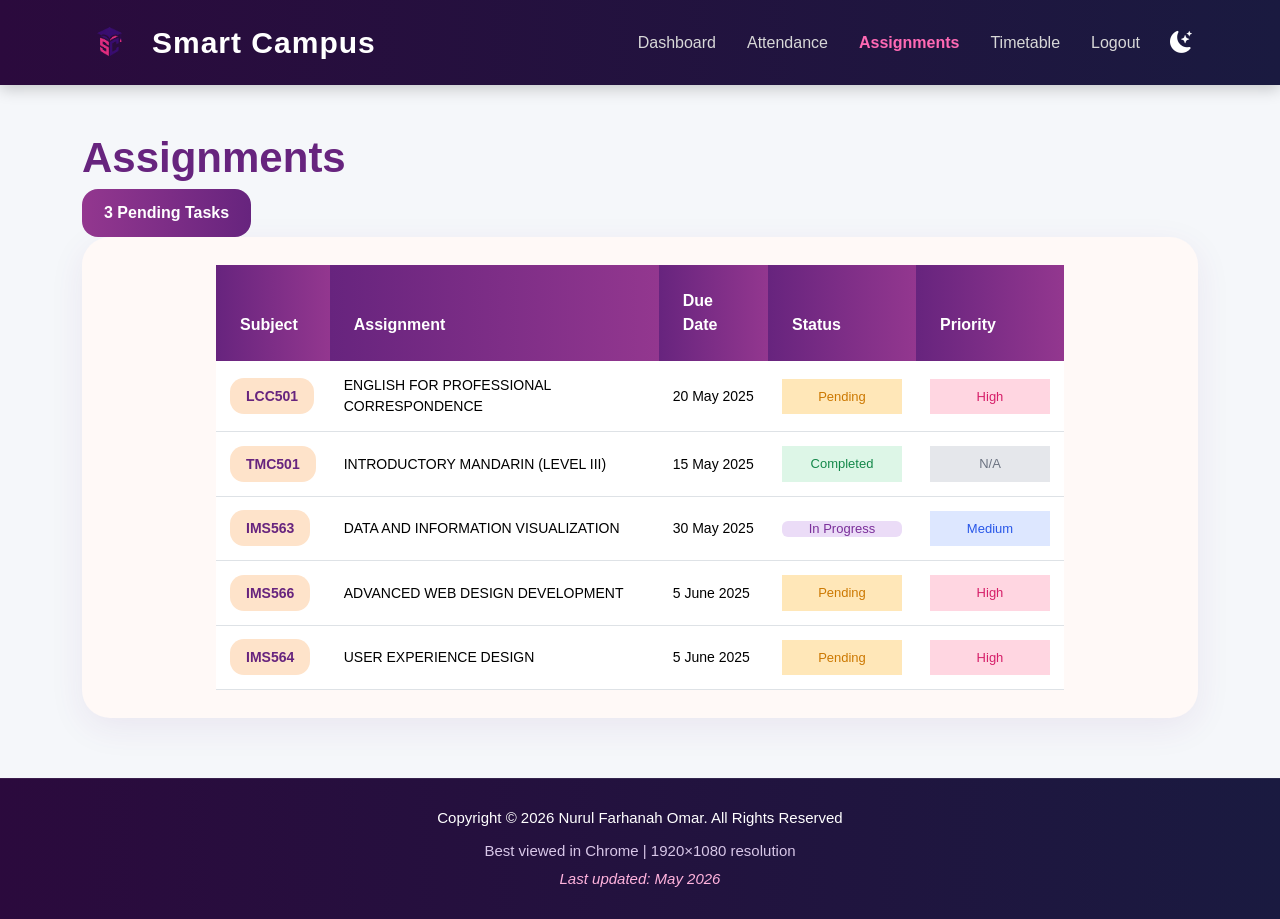
<file: assignments.html>
<!DOCTYPE html>

<html lang="en">

<head>

    <meta charset="UTF-8">

    <meta
        name="viewport"
        content="width=device-width, initial-scale=1.0">

    <title>
        Assignments
    </title>


    <link
        href="https://cdn.jsdelivr.net/npm/bootstrap@5.3.3/dist/css/bootstrap.min.css"
        rel="stylesheet">

    <link
        rel="stylesheet"
        href="https://cdn.jsdelivr.net/npm/bootstrap-icons@1.11.3/font/bootstrap-icons.min.css">

    <link
        rel="stylesheet"
        href="style.css">

</head>


<body>

<!-- Navbar -->

<nav class="navbar navbar-expand-lg navbar-dark custom-navbar">

    <div class="container">

        <!-- Logo -->

        <a class="navbar-brand" href="#">

            <img
                src="logo.png"
                class="navbar-logo"
                alt="Smart Campus Logo">

            Smart Campus

        </a>


        <!-- Mobile Button -->

        <button
            class="navbar-toggler"
            type="button"
            data-bs-toggle="collapse"
            data-bs-target="#navbarNav">

            <span class="navbar-toggler-icon"></span>

        </button>


        <!-- Navbar Menu -->

        <div
            class="collapse navbar-collapse"
            id="navbarNav">

            <ul class="navbar-nav ms-auto">

                <li class="nav-item">

                    <a
                        class="nav-link"
                        href="dashboard.html">

                        Dashboard

                    </a>

                </li>


                <li class="nav-item">

                    <a
                        class="nav-link"
                        href="attendance.html">

                        Attendance

                    </a>

                </li>


                <li class="nav-item">

                    <a
                        class="nav-link active"
                        href="assignments.html">

                        Assignments

                    </a>

                </li>


                <li class="nav-item">

                    <a
                        class="nav-link"
                        href="timetable.html">

                        Timetable

                    </a>

                </li>


                <li class="nav-item">

                    <a
                        class="nav-link"
                        href="index.html">

                        Logout

                    </a>

                </li>

            </ul>


            <!-- Dark Mode Button -->

            <button
                class="dark-mode-toggle ms-3"
                id="darkModeToggle">

                <i
                    class="bi bi-moon-stars-fill"
                    id="darkModeIcon">
                </i>

            </button>

        </div>

    </div>

</nav>


<script>

const darkModeToggle =
document.getElementById(
'darkModeToggle'
);

const darkModeIcon =
document.getElementById(
'darkModeIcon'
);

const htmlElement =
document.documentElement;


/* Check Saved Theme */

const currentTheme =
localStorage.getItem(
'theme'
) || 'light';


htmlElement.setAttribute(
'data-bs-theme',
currentTheme
);

updateIcon(currentTheme);


/* Toggle Theme */

darkModeToggle.addEventListener(
'click',
() => {

const currentTheme =
htmlElement.getAttribute(
'data-bs-theme'
);

const newTheme =
currentTheme === 'light'
? 'dark'
: 'light';


htmlElement.setAttribute(
'data-bs-theme',
newTheme
);

localStorage.setItem(
'theme',
newTheme
);

updateIcon(newTheme);

}
);


/* Update Icon */

function updateIcon(theme){

if(theme === 'dark'){

darkModeIcon.classList.remove(
'bi-moon-stars-fill'
);

darkModeIcon.classList.add(
'bi-sun-fill'
);

}

else{

darkModeIcon.classList.remove(
'bi-sun-fill'
);

darkModeIcon.classList.add(
'bi-moon-stars-fill'
);

}

}

</script>

<div class="container my-5">

    <div class="assignment-header">

        <div>

            <h2>
                Assignments
            </h2>

        </div>

        <button class="btn assignment-summary">

            3 Pending Tasks

        </button>

    </div>


    <div class="assignment-card">

        <div class="table-responsive">

            <table class="table assignment-table">

                <thead>

                    <tr>

                        <th>Subject</th>
                        <th>Assignment</th>
                        <th>Due Date</th>
                        <th>Status</th>
                        <th>Priority</th>

                    </tr>

                </thead>


                <tbody>

                    <tr>

                        <td>

                            <span class="assignment-subject">
                                LCC501
                            </span>

                        </td>

                        <td>
                            ENGLISH FOR PROFESSIONAL CORRESPONDENCE
                        </td>

                        <td>
                            20 May 2025
                        </td>

                        <td>

                            <span class="assignment-status pending">
                                Pending
                            </span>

                        </td>

                        <td>

                            <span class="assignment-priority high">
                                High
                            </span>

                        </td>

                    </tr>



                    <tr>

                        <td>

                            <span class="assignment-subject">
                                TMC501
                            </span>

                        </td>

                        <td>
                            INTRODUCTORY MANDARIN (LEVEL III)
                        </td>

                        <td>
                            15 May 2025
                        </td>

                        <td>

                            <span class="assignment-status complete">
                                Completed
                            </span>

                        </td>

                        <td>

                            <span class="assignment-priority na">
                                N/A
                            </span>

                        </td>

                    </tr>



                    <tr>

                        <td>

                            <span class="assignment-subject">
                                IMS563
                            </span>

                        </td>

                        <td>
                            DATA AND INFORMATION VISUALIZATION
                        </td>

                        <td>
                            30 May 2025
                        </td>

                        <td>

                            <span class="assignment-status progress">
                                In Progress
                            </span>

                        </td>

                        <td>

                            <span class="assignment-priority medium">
                                Medium
                            </span>

                        </td>

                    </tr>



                    <tr>

                        <td>

                            <span class="assignment-subject">
                                IMS566
                            </span>

                        </td>

                        <td>
                            ADVANCED WEB DESIGN DEVELOPMENT
                        </td>

                        <td>
                            5 June 2025
                        </td>

                        <td>

                            <span class="assignment-status pending">
                                Pending
                            </span>

                        </td>

                        <td>

                            <span class="assignment-priority high">
                                High
                            </span>

                        </td>

                    </tr>

                    <tr>

                        <td>

                            <span class="assignment-subject">
                                IMS564
                            </span>

                        </td>

                        <td>
                            USER EXPERIENCE DESIGN
                        </td>

                        <td>
                            5 June 2025
                        </td>

                        <td>

                            <span class="assignment-status pending">
                                Pending
                            </span>

                        </td>

                        <td>

                            <span class="assignment-priority high">
                                High
                            </span>

                        </td>

                    </tr>

                </tbody>

            </table>

        </div>

    </div>

</div>


<footer class="footer">

    <p>
        Copyright © 2026 Nurul Farhanah Omar.
        All Rights Reserved
    </p>

    <p class="footer-sub">
        Best viewed in Chrome |
        1920×1080 resolution
    </p>

    <p class="footer-date">
        Last updated:
        May 2026
    </p>

</footer>


<script src="https://cdn.jsdelivr.net/npm/bootstrap@5.3.3/dist/js/bootstrap.bundle.min.js">
</script>

</body>

</html>
</file>
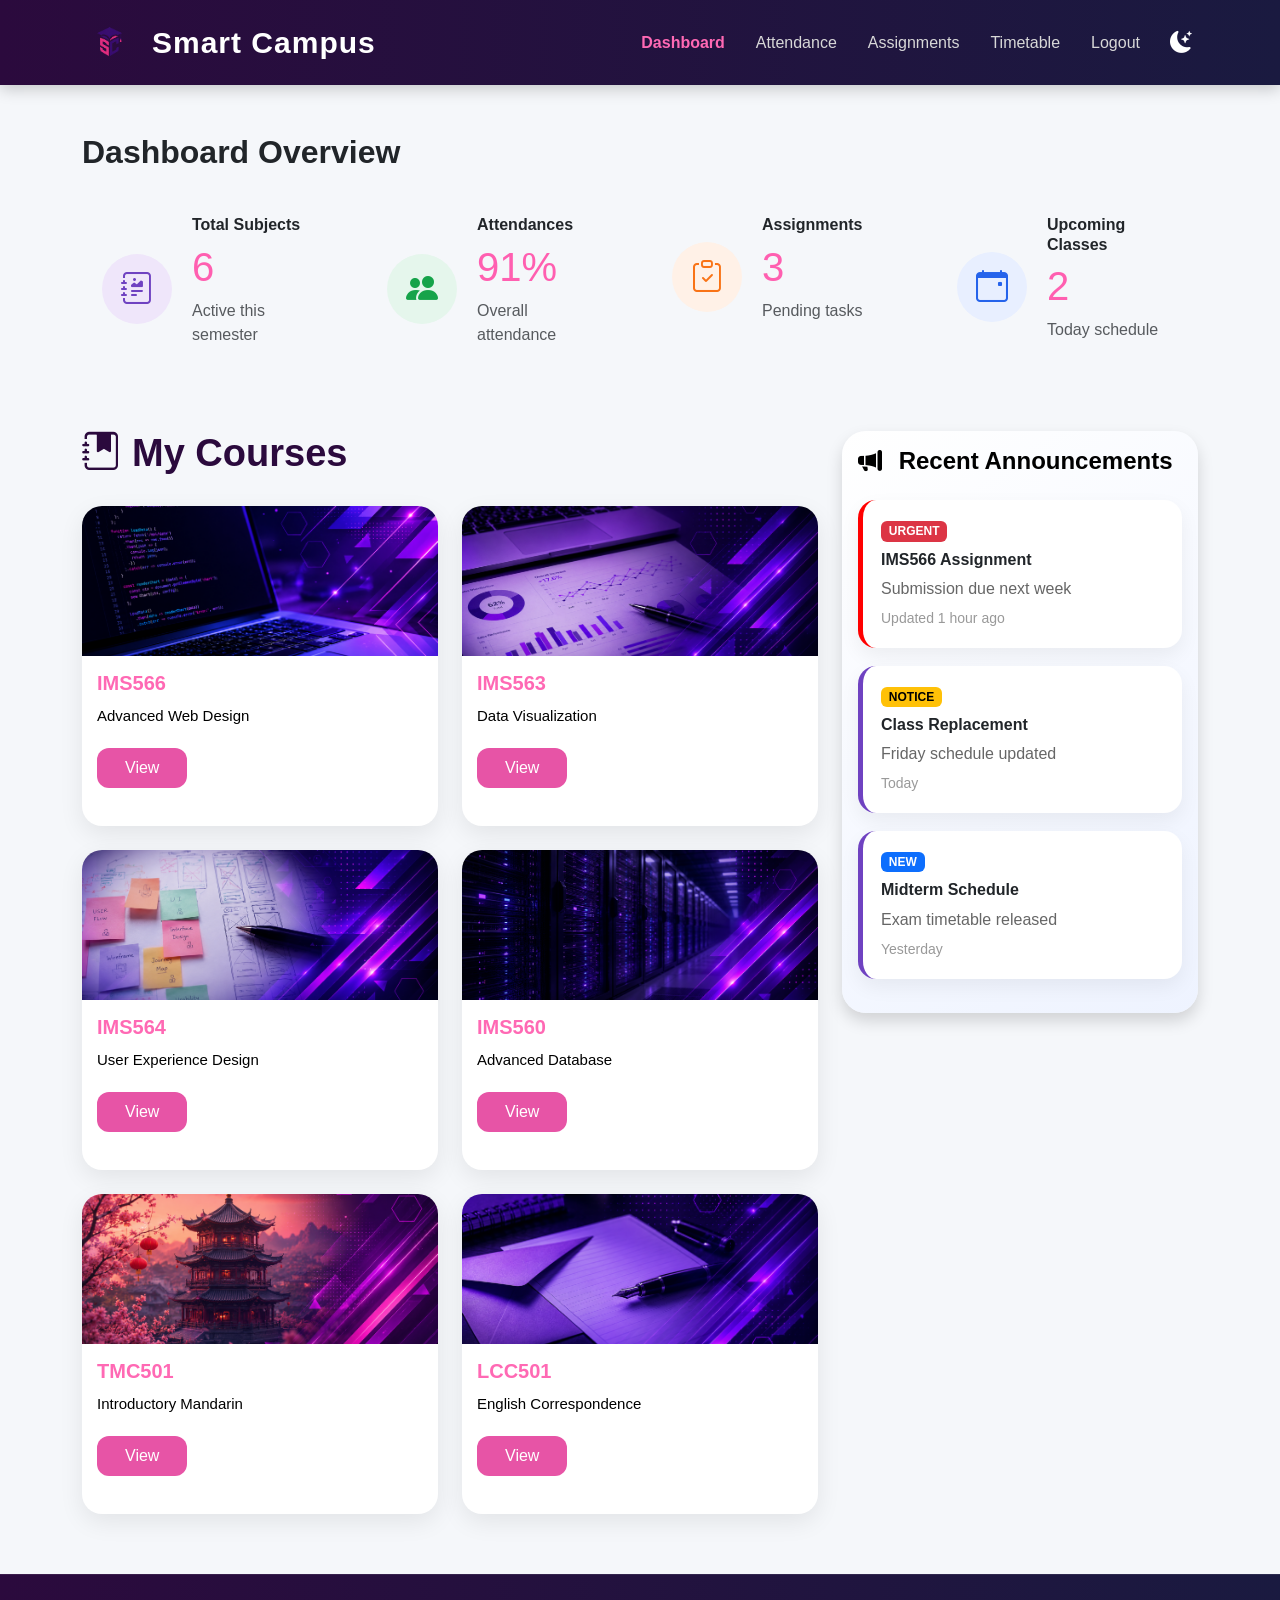
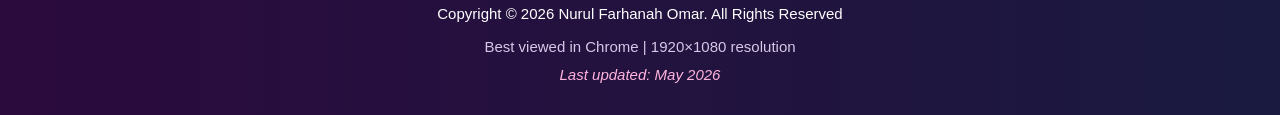
<file: dashboard.html>
<!DOCTYPE html>

<html lang="en" data-bs-theme="light">

<head>

    <meta charset="UTF-8">

    <meta
        name="viewport"
        content="width=device-width, initial-scale=1.0">

    <title>
        Dashboard
    </title>

    <link
        href="https://cdn.jsdelivr.net/npm/bootstrap@5.3.3/dist/css/bootstrap.min.css"
        rel="stylesheet">

    <link
        rel="stylesheet"
        href="https://cdn.jsdelivr.net/npm/bootstrap-icons@1.11.3/font/bootstrap-icons.min.css">

    <link
        rel="stylesheet"
        href="style.css">

</head>

<body>

<!-- Bootstrap Icons -->

<link
rel="stylesheet"
href="https://cdn.jsdelivr.net/npm/bootstrap-icons@1.11.3/font/bootstrap-icons.min.css">


<!-- Navbar -->

<nav class="navbar navbar-expand-lg navbar-dark custom-navbar">

    <div class="container">

        <!-- Logo -->

        <a class="navbar-brand" href="#">

            <img
                src="logo.png"
                class="navbar-logo"
                alt="Smart Campus Logo">

            Smart Campus

        </a>


        <!-- Mobile Button -->

        <button
            class="navbar-toggler"
            type="button"
            data-bs-toggle="collapse"
            data-bs-target="#navbarNav">

            <span class="navbar-toggler-icon"></span>

        </button>


        <!-- Navbar Menu -->

        <div
            class="collapse navbar-collapse"
            id="navbarNav">

            <ul class="navbar-nav ms-auto">

                <li class="nav-item">

                    <a
                        class="nav-link active"
                        href="dashboard.html">

                        Dashboard

                    </a>

                </li>


                <li class="nav-item">

                    <a
                        class="nav-link"
                        href="attendance.html">

                        Attendance

                    </a>

                </li>


                <li class="nav-item">

                    <a
                        class="nav-link"
                        href="assignments.html">

                        Assignments

                    </a>

                </li>


                <li class="nav-item">

                    <a
                        class="nav-link"
                        href="timetable.html">

                        Timetable

                    </a>

                </li>


                <li class="nav-item">

                    <a
                        class="nav-link"
                        href="index.html">

                        Logout

                    </a>

                </li>

            </ul>


            <!-- Dark Mode Button -->

            <button
                class="dark-mode-toggle ms-3"
                id="darkModeToggle">

                <i
                    class="bi bi-moon-stars-fill"
                    id="darkModeIcon">
                </i>

            </button>

        </div>

    </div>

</nav>


<script>

const darkModeToggle =
document.getElementById(
'darkModeToggle'
);

const darkModeIcon =
document.getElementById(
'darkModeIcon'
);

const htmlElement =
document.documentElement;


/* Check Saved Theme */

const currentTheme =
localStorage.getItem(
'theme'
) || 'light';


htmlElement.setAttribute(
'data-bs-theme',
currentTheme
);

updateIcon(currentTheme);


/* Toggle Theme */

darkModeToggle.addEventListener(
'click',
() => {

const currentTheme =
htmlElement.getAttribute(
'data-bs-theme'
);

const newTheme =
currentTheme === 'light'
? 'dark'
: 'light';


htmlElement.setAttribute(
'data-bs-theme',
newTheme
);

localStorage.setItem(
'theme',
newTheme
);

updateIcon(newTheme);

}
);


// Update Icon


function updateIcon(theme){

if(theme === 'dark'){

darkModeIcon.classList.remove(
'bi-moon-stars-fill'
);

darkModeIcon.classList.add(
'bi-sun-fill'
);

}

else{

darkModeIcon.classList.remove(
'bi-sun-fill'
);

darkModeIcon.classList.add(
'bi-moon-stars-fill'
);

}

}

</script>


<div class="container my-5">

<h2 class="fw-bold mb-4">

Dashboard Overview

</h2>


<div class="row g-4">

<div class="col-md-3">

<div class="card-body stat-card">

<div class="stat-icon purple">

<i class="bi bi-journal-richtext"></i>

</div>

<div>

<h6 class="fw-bold">

Total Subjects

</h6>

<h1>6</h1>

<p class="text-muted">

Active this semester

</p>

</div>

</div>

</div>


<div class="col-md-3">

<div class="card-body stat-card">

<div class="stat-icon green">

<i class="bi bi-people-fill"></i>

</div>

<div>

<h6 class="fw-bold">

Attendances

</h6>

<h1>91%</h1>

<p class="text-muted">

Overall attendance

</p>

</div>

</div>

</div>


<div class="col-md-3">

<div class="card-body stat-card">

<div class="stat-icon orange">

<i class="bi bi-clipboard-check"></i>

</div>

<div>

<h6 class="fw-bold">

Assignments

</h6>

<h1>3</h1>

<p class="text-muted">

Pending tasks

</p>

</div>

</div>

</div>


<div class="col-md-3">

<div class="card-body stat-card">

<div class="stat-icon blue">

<i class="bi bi-calendar-event"></i>

</div>

<div>

<h6 class="fw-bold">

Upcoming Classes

</h6>

<h1>2</h1>

<p class="text-muted">

Today schedule

</p>

</div>

</div>

</div>

</div>


<div class="row mt-5">

<div class="col-lg-8">

<h4 class="course-title">

<i class="bi bi-journal-bookmark-fill"></i>

My Courses

</h4>


<div class="row g-4">

<!-- SUBJECT 1 -->

<div class="col-md-6">

<div class="course-card">

<img
src="ims566.png"
class="course-img">

<div class="course-content">

<h5>

IMS566

</h5>

<p>

Advanced Web Design

</p>

<button class="btn course-btn">

View

</button>

</div>

</div>

</div>

<!-- SUBJECT 2 -->

<div class="col-md-6">

    <div class="course-card">

        <img
            src="ims563.png"
            class="course-img">

        <div class="course-content">

            <h5>
                IMS563
            </h5>

            <p>
                Data Visualization
            </p>

            <button class="btn course-btn">
                View
            </button>

        </div>

    </div>

</div>


<!-- SUBJECT 3 -->

<div class="col-md-6">

    <div class="course-card">

        <img
            src="ims564.png"
            class="course-img">

        <div class="course-content">

            <h5>
                IMS564
            </h5>

            <p>
                User Experience Design
            </p>

            <button class="btn course-btn">
                View
            </button>

        </div>

    </div>

</div>


<!-- SUBJECT 4 -->

<div class="col-md-6">

    <div class="course-card">

        <img
            src="ims560.png"
            class="course-img">

        <div class="course-content">

            <h5>
                IMS560
            </h5>

            <p>
                Advanced Database
            </p>

            <button class="btn course-btn">
                View
            </button>

        </div>

    </div>

</div>


<!-- SUBJECT 5 -->

<div class="col-md-6">

    <div class="course-card">

        <img
            src="tmc501.png"
            class="course-img">

        <div class="course-content">

            <h5>
                TMC501
            </h5>

            <p>
                Introductory Mandarin
            </p>

            <button class="btn course-btn">
                View
            </button>

        </div>

    </div>

</div>


<!-- SUBJECT 6 -->

<div class="col-md-6">

    <div class="course-card">

        <img
            src="lcc501.png"
            class="course-img">

        <div class="course-content">

            <h5>
                LCC501
            </h5>

            <p>
                English Correspondence
            </p>

            <button class="btn course-btn">
                View
            </button>

        </div>

    </div>

</div>

</div>

</div>


<div class="col-lg-4">

    <div class="card announcement-card shadow">

        <div class="card-body">

            <h4 class="announcement-title">

                <i class="bi bi-megaphone-fill"></i>

                Recent Announcements

            </h4>


            <div class="announcement-item urgent">

                <div>

                    <span class="badge text-bg-danger mb-2">

                        URGENT

                    </span>

                    <h6>

                        IMS566 Assignment

                    </h6>

                    <p>

                        Submission due next week

                    </p>

                    <small>

                        Updated 1 hour ago

                    </small>

                </div>

            </div>


            <div class="announcement-item">

                <div>

                    <span class="badge text-bg-warning mb-2">

                        NOTICE

                    </span>

                    <h6>

                        Class Replacement

                    </h6>

                    <p>

                        Friday schedule updated

                    </p>

                    <small>

                        Today

                    </small>

                </div>

            </div>


            <div class="announcement-item">

                <div>

                    <span class="badge text-bg-primary mb-2">

                        NEW

                    </span>

                    <h6>

                        Midterm Schedule

                    </h6>

                    <p>

                        Exam timetable released

                    </p>

                    <small>

                        Yesterday

                    </small>

                </div>

            </div>

        </div>

    </div>

</div>

</div>

</div>


<footer class="footer">

    <p>

        Copyright © 2026
        Nurul Farhanah Omar.
        All Rights Reserved

    </p>

    <p class="footer-sub">

        Best viewed in Chrome |
        1920×1080 resolution

    </p>

    <p class="footer-date">

        Last updated:
        May 2026

    </p>

</footer>


<script src="https://cdn.jsdelivr.net/npm/bootstrap@5.3.3/dist/js/bootstrap.bundle.min.js"></script>

</body>

</html>
</file>
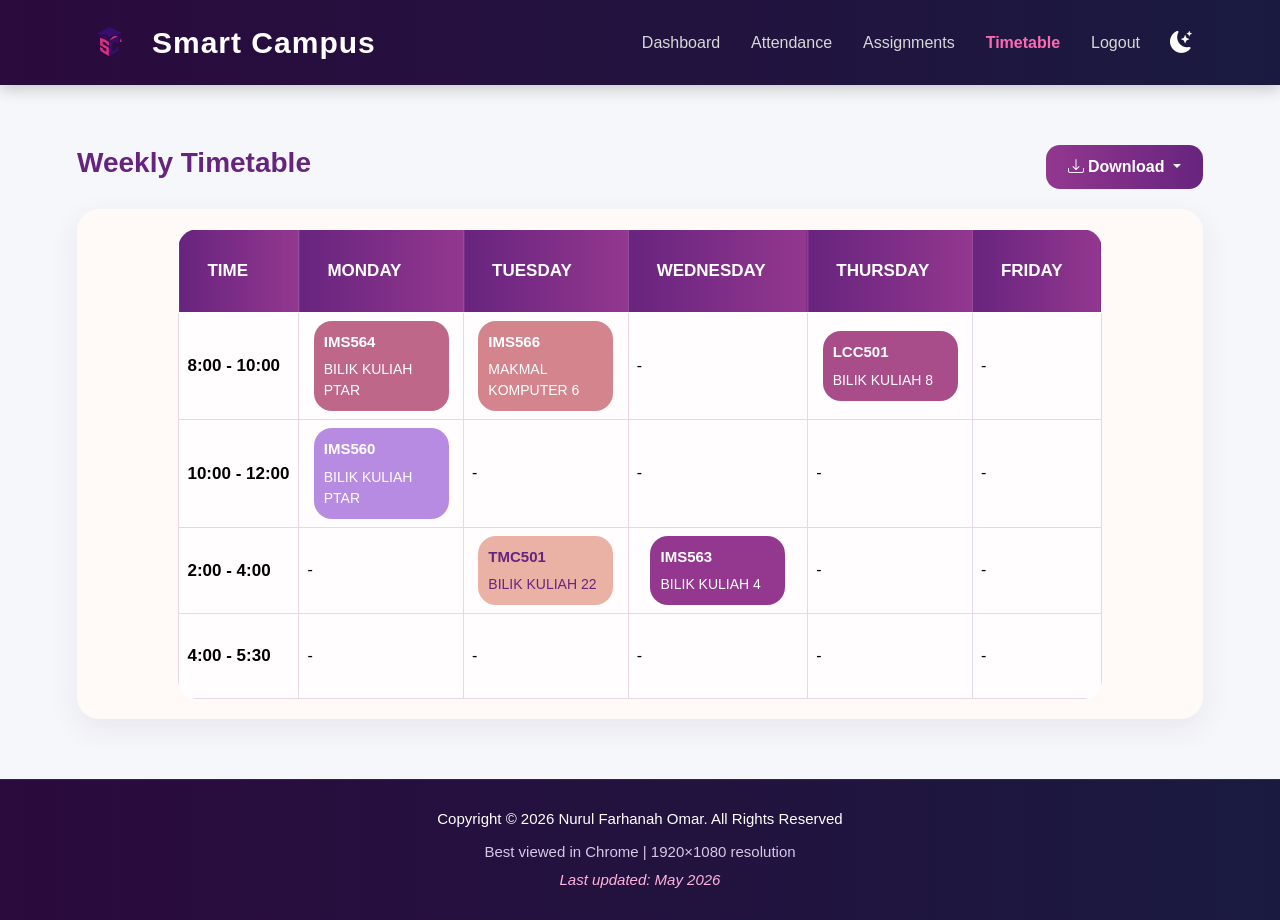
<file: timetable.html>
<!DOCTYPE html>
<html lang="en">

<head>

    <meta charset="UTF-8">
    <meta name="viewport"
          content="width=device-width, initial-scale=1.0">

    <title>
        Timetable
    </title>

    <link
        href="https://cdn.jsdelivr.net/npm/bootstrap@5.3.3/dist/css/bootstrap.min.css"
        rel="stylesheet">

    <link
        rel="stylesheet"
        href="https://cdn.jsdelivr.net/npm/bootstrap-icons@1.11.3/font/bootstrap-icons.min.css">

    <link
        rel="stylesheet"
        href="style.css">

</head>


<body>

<!-- Navbar -->

<nav class="navbar navbar-expand-lg navbar-dark custom-navbar">

    <div class="container">

        <!-- Logo -->

        <a class="navbar-brand" href="#">

            <img
                src="logo.png"
                class="navbar-logo"
                alt="Smart Campus Logo">

            Smart Campus

        </a>


        <!-- Mobile Button -->

        <button
            class="navbar-toggler"
            type="button"
            data-bs-toggle="collapse"
            data-bs-target="#navbarNav">

            <span class="navbar-toggler-icon"></span>

        </button>


        <!-- Navbar Menu -->

        <div class="collapse navbar-collapse" id="navbarNav">

            <ul class="navbar-nav ms-auto">

                <li class="nav-item">

                    <a class="nav-link"
                       href="dashboard.html">

                        Dashboard

                    </a>

                </li>


                <li class="nav-item">

                    <a class="nav-link"
                       href="attendance.html">

                        Attendance

                    </a>

                </li>


                <li class="nav-item">

                    <a class="nav-link"
                       href="assignments.html">

                        Assignments

                    </a>

                </li>


                <li class="nav-item">

                    <a class="nav-link active"
                       href="timetable.html">

                        Timetable

                    </a>

                </li>


                <li class="nav-item">

                    <a class="nav-link"
                       href="index.html">

                        Logout

                    </a>

                </li>

            </ul>


            <!-- Dark Mode Button -->

            <button
                class="dark-mode-toggle ms-3"
                id="darkModeToggle">

                <i
                    class="bi bi-moon-stars-fill"
                    id="darkModeIcon">
                </i>

            </button>

        </div>

    </div>

</nav>


<script>

const darkModeToggle =
document.getElementById(
'darkModeToggle'
);

const darkModeIcon =
document.getElementById(
'darkModeIcon'
);

const htmlElement =
document.documentElement;


/* Check Saved Theme */

const currentTheme =
localStorage.getItem(
'theme'
) || 'light';


htmlElement.setAttribute(
'data-bs-theme',
currentTheme
);

updateIcon(
currentTheme
);


/* Toggle Theme */

darkModeToggle.addEventListener(
'click',
() => {

const currentTheme =
htmlElement.getAttribute(
'data-bs-theme'
);

const newTheme =

currentTheme === 'light'
? 'dark'
: 'light';


htmlElement.setAttribute(
'data-bs-theme',
newTheme
);

localStorage.setItem(
'theme',
newTheme
);

updateIcon(
newTheme
);

}
);


/* Update Icon */

function updateIcon(theme){

if(theme === 'dark'){

darkModeIcon.classList.remove(
'bi-moon-stars-fill'
);

darkModeIcon.classList.add(
'bi-sun-fill'
);

}

else{

darkModeIcon.classList.remove(
'bi-sun-fill'
);

darkModeIcon.classList.add(
'bi-moon-stars-fill'
);

}

}

</script>


<div class="container timetable-container">

    <div class="timetable-header">

        <div>

            <h2 class="fw-bold">
                Weekly Timetable
            </h2>

        </div>


        <!-- DOWNLOAD BUTTON -->

        <div class="dropdown">

            <button
                class="btn timetable-btn dropdown-toggle"
                data-bs-toggle="dropdown">

                <i class="bi bi-download"></i>
                Download

            </button>


            <ul class="dropdown-menu">

                <li>

                    <button class="dropdown-item">

                        <i class="bi bi-file-earmark-pdf"></i>
                        Download PDF

                    </button>

                </li>


                <li>

                    <button class="dropdown-item">

                        <i class="bi bi-image"></i>
                        Download PNG

                    </button>

                </li>

            </ul>

        </div>

    </div>



    <div class="card timetable-card">

        <div class="table-responsive">

            <table class="table timetable-table">

                <thead>

                    <tr>

                        <th>TIME</th>
                        <th>MONDAY</th>
                        <th>TUESDAY</th>
                        <th>WEDNESDAY</th>
                        <th>THURSDAY</th>
                        <th>FRIDAY</th>

                    </tr>

                </thead>



                <tbody>

                    <!-- ROW 1 -->

                    <tr>

                        <td class="time-col">

                            8:00 - 10:00

                        </td>


                        <td>

                            <div class="subject-box ims564">

                                IMS564

                                <span>
                                    BILIK KULIAH PTAR
                                </span>

                            </div>

                        </td>


                        <td>

                            <div class="subject-box ims566">

                                IMS566

                                <span>
                                    MAKMAL KOMPUTER 6
                                </span>

                            </div>

                        </td>


                        <td>
                            -
                        </td>


                        <td>

                            <div class="subject-box lcc501">

                                LCC501

                                <span>
                                    BILIK KULIAH 8
                                </span>

                            </div>

                        </td>


                        <td>
                            -
                        </td>

                    </tr>



                    <!-- ROW 2 -->

                    <tr>

                        <td class="time-col">

                            10:00 - 12:00

                        </td>


                        <td>

                            <div class="subject-box ims560">

                                IMS560

                                <span>
                                    BILIK KULIAH PTAR
                                </span>

                            </div>

                        </td>


                        <td>-</td>

                        <td>-</td>

                        <td>-</td>

                        <td>-</td>

                    </tr>



                    <!-- ROW 3 -->

                    <tr>

                        <td class="time-col">

                            2:00 - 4:00

                        </td>


                        <td>
                            -
                        </td>


                        <td>

                            <div class="subject-box tmc501">

                                TMC501

                                <span>
                                    BILIK KULIAH 22
                                </span>

                            </div>

                        </td>


                        <td>

                            <div class="subject-box ims563">

                                IMS563

                                <span>
                                    BILIK KULIAH 4
                                </span>

                            </div>

                        </td>


                        <td>-</td>

                        <td>-</td>

                    </tr>



                    <!-- ROW 4 -->

                    <tr>

                        <td class="time-col">

                            4:00 - 5:30

                        </td>


                        <td>-</td>

                        <td>-</td>

                        <td>-</td>

                        <td>-</td>

                        <td>-</td>

                    </tr>

                </tbody>

            </table>

        </div>

    </div>

</div>



<footer class="footer">

    <p>
        Copyright © 2026 Nurul Farhanah Omar.
        All Rights Reserved
    </p>

    <p class="footer-sub">

        Best viewed in Chrome |
        1920×1080 resolution

    </p>

    <p class="footer-date">

        Last updated:
        May 2026

    </p>

</footer>


<script src="https://cdn.jsdelivr.net/npm/bootstrap@5.3.3/dist/js/bootstrap.bundle.min.js">
</script>

</body>

</html>
</file>
<file: style.css>
body{
    font-family: "Roboto", sans-serif;
    transition: 0.3s;
}


html[data-bs-theme="light"] body{
    background-color: #f5f7fa;
}


html[data-bs-theme="dark"] body{
    background-color: #0f172a !important;
}


.login-body{

    display: flex;
    justify-content: center;
    align-items: center;

    height: 100vh;

    background:
    linear-gradient(
        to right,
        #1e3c72,
        #2a5298
    );

}


.login-card{

    width: 350px;

    border-radius: 20px;

    background:
    rgba(
        255,
        255,
        255,
        0.15
    );

    backdrop-filter:
    blur(15px);

    -webkit-backdrop-filter:
    blur(15px);

    border:
    1px solid
    rgba(
        255,
        255,
        255,
        0.2
    );

    box-shadow:
    0 8px 32px
    rgba(
        0,
        0,
        0,
        0.2
    );

}


.login-btn{

    background-color:
    #e85e98;

    color:
    white;

    padding:
    8px 35px;

    border-radius:
    10px;

    font-weight:
    500;

}


.login-btn:hover{

    background-color:
    #e85e98;

    color:
    white;

}


.login-form{

    width:
    300px;

    margin:
    0 auto;

}


.login-title{

    display:flex;

    justify-content:center;

    align-items:center;

    gap:15px;

    font-weight:bold;

    color:#ffffff;

}


.login-title i{

    color:#ffffff;

    margin-right:10px;

}


.login-title h2{

    color:white;

    font-weight:700;

    margin:0;

}


label{

    color:#ff69b4;

    font-weight:500;

}


.login-logo{

    width:65px;

    height:auto;

    background:transparent;

    mix-blend-mode:multiply;

}


.custom-navbar{

    background:
    linear-gradient(
        to right,
        #2b0a3d,
        #1a1a40
    );

    padding:15px 0;

    box-shadow:
    0 4px 15px
    rgba(
        0,
        0,
        0,
        0.2
    );

}


.navbar-brand{

    display:flex;

    align-items:center;

    gap:15px;

    font-size:30px;

    font-weight:700;

    color:white !important;

    letter-spacing:1px;

}


.navbar-brand i{

    margin-right:10px;

    color:#ffffff;

}


.navbar-logo{

    width:55px;

    height:45px;

    object-fit:contain;

    background:transparent;

}


.navbar-nav .nav-link{

    color:#d8d8d8 !important;

    margin-left:15px;

    font-weight:500;

    transition:.3s;

}


.navbar-nav .nav-link:hover{

    color:#ff69b4 !important;

}


.navbar-nav .nav-link.active{

    color:#ff69b4 !important;

    font-weight:600;

}


.dark-mode-toggle{

    border:none;

    background:transparent;

    color:white;

    font-size:22px;

    transition:.3s;

}


.dark-mode-toggle:hover{

    color:#ff69b4;

    transform:rotate(15deg);

}



footer{

    background-color:#212529;

    color:white;

    text-align:center;

    padding:15px;

    margin-top:50px;

}


.footer{

    background-color:#212529;

    color:white;

    text-align:center;

    padding:15px;

}


.dashboard-card{

    border:none;

    border-radius:20px;

    transition:.3s;

}


.dashboard-card:hover{

    transform:
    translateY(-5px);

}


.dashboard-card h2{

    font-weight:bold;

    color:#e754a6;

}



.announcement-list{

    padding-left:20px;

}


.announcement-list li{

    margin-bottom:15px;

    color:black;

}



.announcement-list li{

    color:black;

}



html[data-bs-theme="dark"]
.announcement-list li{

    color:white;

}


.list-group-item{

    border:none;

    padding-left:0;

}



.announcement-card{

    border:none;

    border-radius:24px;

    background:
    linear-gradient(
        145deg,
        #ffffff,
        #eef3ff
    );

    overflow:hidden;

}


.announcement-title{
    font-weight:700;

    margin-bottom:25px;

    color:#000000;

}


.announcement-title i{

    margin-right:10px;

}


.announcement-item{

    background:white;

    padding:18px;

    border-radius:18px;

    margin-bottom:18px;

    box-shadow:
    0 8px 20px
    rgba(
        0,
        0,
        0,
        .06
    );

    transition:.3s;

    cursor:pointer;

    border-left:
    5px solid
    #6f42c1;

}


.announcement-item:hover{

    transform:
    translateY(-5px);

    box-shadow:
    0 18px 35px
    rgba(
        0,
        0,
        0,
        .12
    );

}


.announcement-item h6{

    font-weight:700;

    margin-bottom:8px;

}


.announcement-item p{

    margin-bottom:5px;

    color:#666;

}


.announcement-item small{

    color:#999;

}


.urgent{

    animation:
    pulse 2s infinite;

    border-left:
    5px solid red;

}


@keyframes pulse{

    0%{

        transform:
        scale(1);

    }

    50%{

        transform:
        scale(1.03);

    }

    100%{

        transform:
        scale(1);

    }

}


.course-card{

    overflow:hidden;

    border-radius:22px;

    background:white;

    box-shadow:
    0 10px 30px
    rgba(
        0,
        0,
        0,
        .08
    );

    transition:.3s;

    height:100%;

}


.course-card:hover{

    transform:
    translateY(-8px);

}


.course-img{

    width:100%;

    height:230px;

    object-fit:cover;

    display:block;

}


.course-content{

    padding:20px;

}


.course-content h5{

    font-size:38px;

    font-weight:700;

    color:#ff5fb0;

    margin-bottom:10px;

}


.course-btn{

    background:#e754a6;

    color:white;

    border-radius:12px;

    padding:10px 35px;

    border:none;

}


.course-btn:hover{

    background:#d63d90;

    color:white;

}


html[data-bs-theme="dark"]
.course-card{

    background:
    linear-gradient(
        145deg,
        #121a30,
        #18233d
    );

}


html[data-bs-theme="dark"]
.course-content p{

    color:#b8c0d4;

}


.attendance-btn{

    background-color:#e754a6;

    color:white;

    border-radius:10px;

    padding:10px 20px;

    border:none;

}


.attendance-btn:hover{

    background-color:#d63d90;

    color:white;

}


.assignment-btn{

    background-color:#e754a6;

    color:white;

    border:none;

    border-radius:10px;

    padding:10px 20px;

}


.assignment-btn:hover{

    background-color:#d63d90;

    color:white;

}


.timetable-btn{

    background-color:#e754a6;

    color:white;

    border:none;

    border-radius:10px;

    padding:10px 20px;

}


.timetable-btn:hover{

    background-color:#d63d90;

    color:white;

}


.table{

    background-color:white;

}


.table th{

    padding:15px;

}


.table td{

    padding:15px;

    vertical-align:middle;

}


.timetable-table td,
.timetable-table th{

    padding:20px;

}


.subject-box{

    background-color:#fce4ef;

    font-weight:600;

    color:#d63384;

}


html[data-bs-theme="dark"]
.container{

    background:
    transparent !important;

}


html[data-bs-theme="dark"]
.fw-bold{

    color:
    white !important;

}

.course-card{

    overflow:hidden;

    border-radius:20px;

    background:white;

    box-shadow:
    0 8px 25px
    rgba(
        0,
        0,
        0,
        .08
    );

    transition:.3s;

    height:320px;

}


.course-card:hover{

    transform:
    translateY(-6px);

    box-shadow:
    0 10px 30px
    rgba(
        0,
        0,
        0,
        .2
    );

}


.course-img{

    width:100%;

    height:150px;

    object-fit:cover;

    display:block;

}


.course-content{

    padding:15px;

}


.course-content h5{

    font-size:20px;

    font-weight:700;

    color:#ff69b4;

    margin-bottom:10px;

}


.course-content p{

    color:#9ca3af;

    font-size:15px;

    margin-bottom:20px;

}


.course-btn{

    background:#e754a6;

    color:white;

    border:none;

    border-radius:12px;

    padding:8px 28px;

}


.course-btn:hover{

    background:#d63d90;

    color:white;

}



html[data-bs-theme="light"]
.course-card{

    background:white;

}


html[data-bs-theme="dark"]
.course-card{

    background:
    rgba(
        255,
        255,
        255,
        .04
    );

    color:white;

}


html[data-bs-theme="dark"]
.course-content p{

    color:#ffffff !important;

}




.course-card
.course-content p{

    color:#000 !important;

    font-size:15px;

    font-weight:500;

}




html[data-bs-theme="dark"]
.announcement-card{

    background:
    linear-gradient(
        145deg,
        #111827,
        #0f172a
    ) !important;

    color:white !important;

    border:
    1px solid
    rgba(
        255,
        255,
        255,
        .08
    );

}


html[data-bs-theme="dark"]
.announcement-title{

    color:white !important;

}


html[data-bs-theme="dark"]
.announcement-item{

    background:
    rgba(
        255,
        255,
        255,
        .05
    ) !important;

    color:white !important;

    box-shadow:none;

}



html[data-bs-theme="dark"]
.announcement-item.urgent{

    border-left:
    5px solid red !important;

}


html[data-bs-theme="dark"]
.announcement-item h6{

    color:white !important;

}


html[data-bs-theme="dark"]
.announcement-item p{

    color:#d1d5db !important;

}


html[data-bs-theme="dark"]
.announcement-item small{

    color:#94a3b8 !important;

}




html[data-bs-theme="dark"]
.card-body{

    background:
    transparent !important;

}



.stat-card{

    display:flex;

    align-items:center;

    gap:20px;

    padding:20px;

}


.stat-icon{

    width:70px;

    height:70px;

    border-radius:50%;

    display:flex;

    align-items:center;

    justify-content:center;

    font-size:32px;

    flex-shrink:0;

}


.stat-icon i{

    font-size:32px;

}



.purple{

    background:#efe6fa;

    color:#6f42c1;

}


.green{

    background:#e5f6ec;

    color:#16a34a;

}


.orange{

    background:#fff1e7;

    color:#f97316;

}


.blue{

    background:#e8efff;

    color:#2563eb;

}



.dashboard-card h2{

    font-size:28px;

    margin-bottom:3px;

}


.dashboard-card p{

    margin:0;

}


.stat-card h1{

    color:#ff5fb0 !important;

    align-items:center;

}


.course-title{

    font-size:38px;

    font-weight:700;

    margin-bottom:30px;

    display:flex;

    align-items:center;

    gap:12px;

    transition:.3s;

}


html[data-bs-theme="light"]
.course-title{

    color:#2b0a3d;

}


html[data-bs-theme="light"]
.course-title i{

    color:#2b0a3d;

}




html[data-bs-theme="dark"]
.course-title{

    color:#ff69b4;

}


html[data-bs-theme="dark"]
.course-title i{

    color:#ff69b4;

}



.view-btn{

    background:#e754a6;

    color:white;

    margin-right:10px;

    border-radius:10px;

    padding:10px 18px;

}


.view-btn:hover{

    background:#d63d90;

    color:white;

}



html[data-bs-theme="dark"]
#chartView{

    background:#111827;

    color:white;

}



.timetable-table{

    border-radius:20px;

    overflow:hidden;

}


.timetable-table td,
.timetable-table th{

    padding:28px;

    vertical-align:middle;

    }
    

.subject-box{

    background:
    linear-gradient(
        145deg,
        #6b8cff,
        #5a78db
    );

    color:white;

    font-weight:700;

    border-radius:14px;

    transition:.3s;

}


.subject-box:hover{

    transform:scale(1.03);

}



html[data-bs-theme="dark"] .subject-box{

    background:
    linear-gradient(
        145deg,
        #4c1d95,
        #7c3aed
    );

}


html[data-bs-theme="dark"] .table{

    color:white;

}


html[data-bs-theme="dark"] .table td{

    border-color:
    rgba(255,255,255,.1);

}


.timetable-container{

    max-width:1150px;

    margin:60px auto;

}


.timetable-header{

    display:flex;

    justify-content:space-between;

    align-items:center;

    margin-bottom:20px;

}


.timetable-header h2{

    font-size:28px;

    font-weight:700;

    color:#67247E;

}


.timetable-header p{

    margin:0;

    color:#A84D8A;

}



.timetable-btn{

    background:#93378F;

    color:white;

    border:none;

    border-radius:14px;

    padding:8px 18px;

}


.timetable-btn:hover{

    background:#67247E;

    color:white;

}



.timetable-card{

    border:none;

    border-radius:22px;

    padding:20px;

    background:#fffaf8;

    box-shadow:
    0 10px 30px
    rgba(103,36,126,.08);

}



.timetable-table{

    width:85%;

    margin:auto;

    overflow:hidden;

}


.timetable-table thead th{

    background:
    linear-gradient(
        90deg,
        #67247E,
        #93378F
    );

    color:white;

    height:72px;

    vertical-align:middle;

    border:1px solid rgba(255,255,255,.15);

    font-size:17px;

}


.timetable-table td{

    height:85px;

    padding:8px;

    vertical-align:middle;

    border:1px solid #ead7e6;

    background:#FFFDFD;

}


.time-col{

    width:120px;

    font-weight:700;

    color:#67247E;

    font-size:17px;

}



.subject-box{

    width:135px;

    margin:auto;

    padding:10px;

    border-radius:18px;

    font-weight:700;

    color:white;

    font-size:15px;

}


.subject-box span{

    display:block;

    margin-top:6px;

    font-size:14px;

    font-weight:500;

}


.subject-box:hover{

    transform:
    translateY(-3px);

}


.ims564{

    background:#BE6788;

}


.ims566{

    background:#D3848C;

}


.lcc501{

    background:#A84D8A;

}


.ims560{

    background:#B88BE2;

}


.tmc501{

    background:#E9B2A5;

    color:#67247E;

}


.ims563{

    background:#93378F;

}


@media(max-width:768px){

    .subject-box{

        width:135px;

        font-size:15px;

        padding:12px;

    }

    .timetable-table td{

        height:90px;

    }

}


.timetable-btn{

    background:
    linear-gradient(
        90deg,
        #93378F,
        #67247E
    );

    color:white;

    border:none;

    border-radius:14px;

    padding:10px 22px;

    font-weight:600;

}


.timetable-btn:hover{

    background:
    linear-gradient(
        90deg,
        #A84D8A,
        #93378F
    );

    color:white;

}


.dropdown-menu{

    border:none;

    border-radius:18px;

    padding:10px;

    min-width:220px;

    background:#fff;

    box-shadow:
    0 10px 30px
    rgba(103,36,126,.15);

}


.dropdown-item{

    padding:12px 16px;

    border-radius:12px;

    font-weight:600;

    color:#67247E;

    background:none;

    border:none;

}


.dropdown-item:hover{

    background:#FEE3CA;

}


.dropdown-item i{

    margin-right:10px;

    font-size:18px;

}

.attendance-card{

    background:#FFF9F7;

    padding:26px;

    border-radius:26px;

    box-shadow:
    0 10px 35px
    rgba(103,36,126,.08);

}


.attendance-table{

    margin:0;

    overflow:hidden;

}


.attendance-table thead th{

    background:
    linear-gradient(
    90deg,
    #67247E,
    #93378F
    );

    color:white;

    padding:22px;

    font-size:16px;

    font-weight:700;

    border:none;

}


.attendance-table tbody td{

    padding:24px;

    vertical-align:middle;

    border-bottom:
    1px solid
    #EAD9E8;

    background:white;

}


.attendance-table tbody tr:hover{

    transform:scale(1.005);

    transition:.2s;

}



.subject-code{

    background:#FEE3CA;

    color:#67247E;

    padding:10px 16px;

    border-radius:12px;

    font-weight:700;

    display:inline-block;

}


.attendance-progress{

    height:16px;

    width:180px;

    background:#F5E8F3;

    border-radius:20px;

}


.progress-bar{

    font-size:11px;

    font-weight:700;

}


.progress-78{

    width:78%;

    background:#D3848C;

}


.progress-85{

    width:85%;

    background:#BE6788;

}


.progress-92{

    width:92%;

    background:#93378F;

}


.progress-100{

    width:100%;

    background:#67247E;

}


.status{

    padding:8px 14px;

    border-radius:999px;

    font-size:13px;

    font-weight:700;

    display:inline-block;

}


.excellent{

    background:#E9D7F0;

    color:#67247E;

}


.good{

    background:#FAD6E8;

    color:#f93fa8;

}


.warning{

    background:#FFE5C8;

    color:#CC7800;

}



.attendance-table th,
.attendance-table td{

    text-align:center;

    vertical-align:middle;

}


.attendance-progress{

    margin:auto;

}

@media(max-width:768px){

    .attendance-table td{

        padding:16px;

    }

    .attendance-progress{

        width:120px;

    }

}



html[data-bs-theme="dark"] .attendance-card{

    background:
    linear-gradient(
        145deg,
        #111827,
        #18233d
    );

    box-shadow:
        0 10px 35px
        rgba(0,0,0,.35);

}


html[data-bs-theme="dark"] .attendance-table{

    background:transparent;

    color:white;

}


html[data-bs-theme="dark"] .attendance-table tbody td{

    background:transparent;

    color:#F8FAFC;

    border-bottom:
        1px solid
        rgba(255,255,255,.08);

}


html[data-bs-theme="dark"] .attendance-table thead th{

    background:
    linear-gradient(
        90deg,
        #67247E,
        #93378F
    );

}

html[data-bs-theme="dark"] .subject-code{

    background:
        rgba(254,227,202,.12);

    color:#F8D7FF;

    border:
        1px solid
        rgba(255,255,255,.08);

}


html[data-bs-theme="dark"] .attendance-progress{

    background:
        rgba(255,255,255,.08);

}



html[data-bs-theme="dark"] .excellent{

    background:
        rgba(190,103,136,.18);

    color:#F7D4FF;

}


html[data-bs-theme="dark"] .good{

    background:
        rgba(255,120,200,.12);

    color:#FF8FD6;

}


html[data-bs-theme="dark"] .warning{

    background:
        rgba(255,177,88,.12);

    color:#FFC56D;

}



html[data-bs-theme="dark"] .attendance-table tbody tr:hover{

    background:
        rgba(255,255,255,.03);

}



html[data-bs-theme="dark"] .attendance-btn{

    background:
    linear-gradient(
        90deg,
        #93378F,
        #67247E
    );

}

html[data-bs-theme="dark"] .pending{

    background:
    rgba(255,185,80,.12);

    color:#FFC768;

}


html[data-bs-theme="dark"] .complete{

    background:
    rgba(60,220,120,.12);

    color:#8FF5B3;

}


html[data-bs-theme="dark"] .progress{

    background:
    rgba(190,130,255,.12);

    color:#DDB8FF;

}


html[data-bs-theme="dark"] .high{

    background:
    rgba(255,90,150,.12);

    color:#FF8DBA;

}


html[data-bs-theme="dark"] .medium{

    background:
    rgba(120,150,255,.12);

    color:#BDD0FF;

}


.na{

    background:#E5E7EB;

    color:#6B7280;

}


html[data-bs-theme="dark"] .na{

    background:
    rgba(255,255,255,.08);

    color:#D1D5DB;

}


html[data-bs-theme="dark"] .timetable-card{

    background:
    linear-gradient(
    145deg,
    #111827,
    #18233d
    )
    !important;

}


html[data-bs-theme="dark"] .timetable-table{

    background:transparent;

}



html[data-bs-theme="dark"] .timetable-table td{

    background:transparent !important;

    border-color:
    rgba(255,255,255,.08);

    color:white;

}



html[data-bs-theme="dark"] .time-col{

    color:#DDB8FF !important;

}

html[data-bs-theme="dark"] .subject-box{

    color:white !important;

    background:
    linear-gradient(
    145deg,
    #5B21B6,
    #7C3AED
    )
    !important;

    box-shadow:
    0 10px 20px
    rgba(124,58,237,.25);

}


html[data-bs-theme="dark"] .subject-box{

    color:white !important;

    box-shadow:
    0 10px 20px
    rgba(0,0,0,.25);

}

html[data-bs-theme="dark"] .ims564{

    background:
    linear-gradient(
    145deg,
    #9E4F74,
    #C66B92
    ) !important;

}


html[data-bs-theme="dark"] .ims566{

    background:
    linear-gradient(
    145deg,
    #B56576,
    #D18492
    ) !important;

}



html[data-bs-theme="dark"] .ims560{

    background:
    linear-gradient(
    145deg,
    #8A63C7,
    #B08AE0
    ) !important;

}



html[data-bs-theme="dark"] .ims563{

    background:
    linear-gradient(
    145deg,
    #7B2FA8,
    #A345C9
    ) !important;

}



html[data-bs-theme="dark"] .lcc501{

    background:
    linear-gradient(
    145deg,
    #893F88,
    #B456B0
    ) !important;

}



html[data-bs-theme="dark"] .tmc501{

    background:
    linear-gradient(
    145deg,
    #D38F82,
    #E9B2A5
    ) !important;

}


html[data-bs-theme="dark"] .subject-box,
html[data-bs-theme="dark"] .subject-box span{

    color:white !important;

}


.view-btn{

    background:transparent;

    color:#67247E;

    border:none;

    padding:10px 22px;

    border-radius:14px;

    font-weight:600;

    transition:.3s;

}


.view-btn:hover{

    background:#FAD6E8;

    color:#E754A6;

}


.view-btn.active{

    background:
    linear-gradient(
    90deg,
    #E754A6,
    #D63D90
    );

    color:white !important;

    box-shadow:
    0 8px 20px
    rgba(231,84,166,.25);

}


.view-btn.active i{

    color:white;

}



.footer{

    background:
    linear-gradient(
    90deg,
    #2b0a3d,
    #1a1a40
    );

    color:white;

    text-align:center;

    padding:28px 20px;

    margin-top:60px;

    border-top:
    1px solid
    rgba(255,255,255,.08);

}


.footer p{

    margin:0;

    font-size:15px;

}


.footer-sub{

    margin-top:10px !important;

    color:#D8C7E8;

    font-size:13px;

}


.footer-date{

    margin-top:6px !important;

    color:#FFB3DD;

    font-size:13px;

    font-style:italic;

}



html[data-bs-theme="dark"] .footer{

    background:
    linear-gradient(
    90deg,
    #081224,
    #0f172a
    );

}

assignment-header{

    display:flex;

    justify-content:space-between;

    align-items:center;

    margin-bottom:22px;

}


.assignment-header h2{

    font-size:42px;

    font-weight:700;

    color:#67247E;

    margin-bottom:6px;

}


.assignment-header p{

    margin:0;

    color:#A84D8A;

}


.assignment-summary{

    background:
    linear-gradient(
    90deg,
    #93378F,
    #67247E
    );

    color:white;

    border:none;

    padding:12px 22px;

    border-radius:16px;

    font-weight:700;

}


.assignment-card{

    padding:28px;

    border-radius:28px;

    background:#FFF9F7;

    box-shadow:
    0 10px 35px
    rgba(103,36,126,.08);

}


.assignment-table{

    width:80%;

    margin:auto;

    table-layout:auto;

}


.assignment-table thead th{

    background:
    linear-gradient(
    90deg,
    #67247E,
    #93378F
    );

    color:white;

    padding:24px;

    border:none;

}


.assignment-table tbody td{

    padding:14px;

    font-size:14px;

}


.assignment-table tbody tr:hover{

    transform:scale(1.005);

    transition:.2s;

}



.assignment-subject{

    background:#FEE3CA;

    color:#67247E;

    padding:10px 16px;

    border-radius:14px;

    font-weight:700;

}


.assignment-status,
.assignment-priority{

    display:inline-flex;

    justify-content:center;

    align-items:center;

    padding:8px 16px;

    font-size:13px;

    min-width:120px;

    white-space:nowrap;

    text-align:center;

}



.pending{

    background:#FFE7B8;

    color:#CC7800;

}


.complete{

    background:#DDF6E7;

    color:#14884A;

}


.progress{

    background:#EBDCF7;

    color:#7A2F9A;

}



.high{

    background:#FFD6E1;

    color:#D61F69;

}


.medium{

    background:#DDE7FF;

    color:#2756E8;

}


html[data-bs-theme="dark"] .assignment-card{

    background:
    linear-gradient(
    145deg,
    #111827,
    #18233d
    );

}


html[data-bs-theme="dark"] .assignment-table tbody td{

    background:transparent;

    color:white;

    border-bottom:
    1px solid
    rgba(255,255,255,.08);

}


html[data-bs-theme="dark"] .assignment-header h2{

    color:white;

}


html[data-bs-theme="dark"] .assignment-header p{

    color:#D8A9E7;

}


html[data-bs-theme="dark"] .assignment-subject{

    background:
    rgba(254,227,202,.12);

    color:#FFD6F8;

}



html[data-bs-theme="dark"] .pending{

    background:
    rgba(255,185,80,.12);

    color:#FFCA7A;

}


html[data-bs-theme="dark"] .complete{

    background:
    rgba(40,190,110,.12);

    color:#7EF0A8;

}


html[data-bs-theme="dark"] .progress{

    background:
    rgba(170,100,255,.12);

    color:#D7B3FF;

}



html[data-bs-theme="dark"] .high{

    background:
    rgba(255,70,130,.12);

    color:#FF8CB4;

}


html[data-bs-theme="dark"] .medium{

    background:
    rgba(90,140,255,.12);

    color:#BFD0FF;

}


html[data-bs-theme="dark"] .assignment-table{

    --bs-table-bg: transparent !important;

    background: transparent !important;

    color:#F8FAFC !important;

}


html[data-bs-theme="dark"] .assignment-table tbody,
html[data-bs-theme="dark"] .assignment-table tr,
html[data-bs-theme="dark"] .assignment-table td{

    background: transparent !important;

    color:#F8FAFC !important;

}


html[data-bs-theme="dark"] .assignment-table tbody tr:hover{

    background:
    rgba(255,255,255,.03)
    !important;

}



html[data-bs-theme="dark"] .assignment-card{

    background:
    linear-gradient(
    145deg,
    #111827,
    #18233d
    )
    !important;

}



html[data-bs-theme="dark"] .assignment-subject{

    background:
    rgba(255,220,245,.08);

    color:#FFC9F4;

}

html[data-bs-theme="dark"] .pending{

    background:
    rgba(255,185,80,.12);

    color:#FFC768;

}


html[data-bs-theme="dark"] .complete{

    background:
    rgba(60,220,120,.12);

    color:#8FF5B3;

}


html[data-bs-theme="dark"] .progress{

    background:
    rgba(190,130,255,.12);

    color:#DDB8FF;

}



html[data-bs-theme="dark"] .high{

    background:
    rgba(255,90,150,.12);

    color:#FF8DBA;

}


html[data-bs-theme="dark"] .medium{

    background:
    rgba(120,150,255,.12);

    color:#BDD0FF;

}


.na{

    background:#E5E7EB;

    color:#6B7280;

}


html[data-bs-theme="dark"] .na{

    background:
    rgba(255,255,255,.08);

    color:#D1D5DB;

}



html[data-bs-theme="dark"] .timetable-card{

    background:
    linear-gradient(
    145deg,
    #111827,
    #18233d
    )
    !important;

}


html[data-bs-theme="dark"] .timetable-table{

    background:transparent;

}


html[data-bs-theme="dark"] .timetable-table td{

    background:transparent !important;

    border-color:
    rgba(255,255,255,.08);

    color:white;

}



html[data-bs-theme="dark"] .time-col{

    color:#DDB8FF !important;

}


html[data-bs-theme="dark"] .subject-box{

    color:white !important;

    background:
    linear-gradient(
    145deg,
    #5B21B6,
    #7C3AED
    )
    !important;

    box-shadow:
    0 10px 20px
    rgba(124,58,237,.25);

}


html[data-bs-theme="dark"] .subject-box{

    color:white !important;

    box-shadow:
    0 10px 20px
    rgba(0,0,0,.25);

}


html[data-bs-theme="dark"] .ims564{

    background:
    linear-gradient(
    145deg,
    #9E4F74,
    #C66B92
    ) !important;

}


html[data-bs-theme="dark"] .ims566{

    background:
    linear-gradient(
    145deg,
    #B56576,
    #D18492
    ) !important;

}


html[data-bs-theme="dark"] .ims560{

    background:
    linear-gradient(
    145deg,
    #8A63C7,
    #B08AE0
    ) !important;

}


html[data-bs-theme="dark"] .ims563{

    background:
    linear-gradient(
    145deg,
    #7B2FA8,
    #A345C9
    ) !important;

}


html[data-bs-theme="dark"] .lcc501{

    background:
    linear-gradient(
    145deg,
    #893F88,
    #B456B0
    ) !important;

}


html[data-bs-theme="dark"] .tmc501{

    background:
    linear-gradient(
    145deg,
    #D38F82,
    #E9B2A5
    ) !important;

}



html[data-bs-theme="dark"] .subject-box,
html[data-bs-theme="dark"] .subject-box span{

    color:white !important;

}


.view-btn{

    background:transparent;

    color:#67247E;

    border:none;

    padding:10px 22px;

    border-radius:14px;

    font-weight:600;

    transition:.3s;

}


.view-btn:hover{

    background:#FAD6E8;

    color:#E754A6;

}


.view-btn.active{

    background:
    linear-gradient(
    90deg,
    #E754A6,
    #D63D90
    );

    color:white !important;

    box-shadow:
    0 8px 20px
    rgba(231,84,166,.25);

}


.view-btn.active i{

    color:white;

}



.footer{

    background:
    linear-gradient(
    90deg,
    #2b0a3d,
    #1a1a40
    );

    color:white;

    text-align:center;

    padding:28px 20px;

    margin-top:60px;

    border-top:
    1px solid
    rgba(255,255,255,.08);

}


.footer p{

    margin:0;

    font-size:15px;

}


.footer-sub{

    margin-top:10px !important;

    color:#D8C7E8;

    font-size:13px;

}


.footer-date{

    margin-top:6px !important;

    color:#FFB3DD;

    font-size:13px;

    font-style:italic;

}


html[data-bs-theme="dark"] .footer{

    background:
    linear-gradient(
    90deg,
    #081224,
    #0f172a
    );

}
</file>
